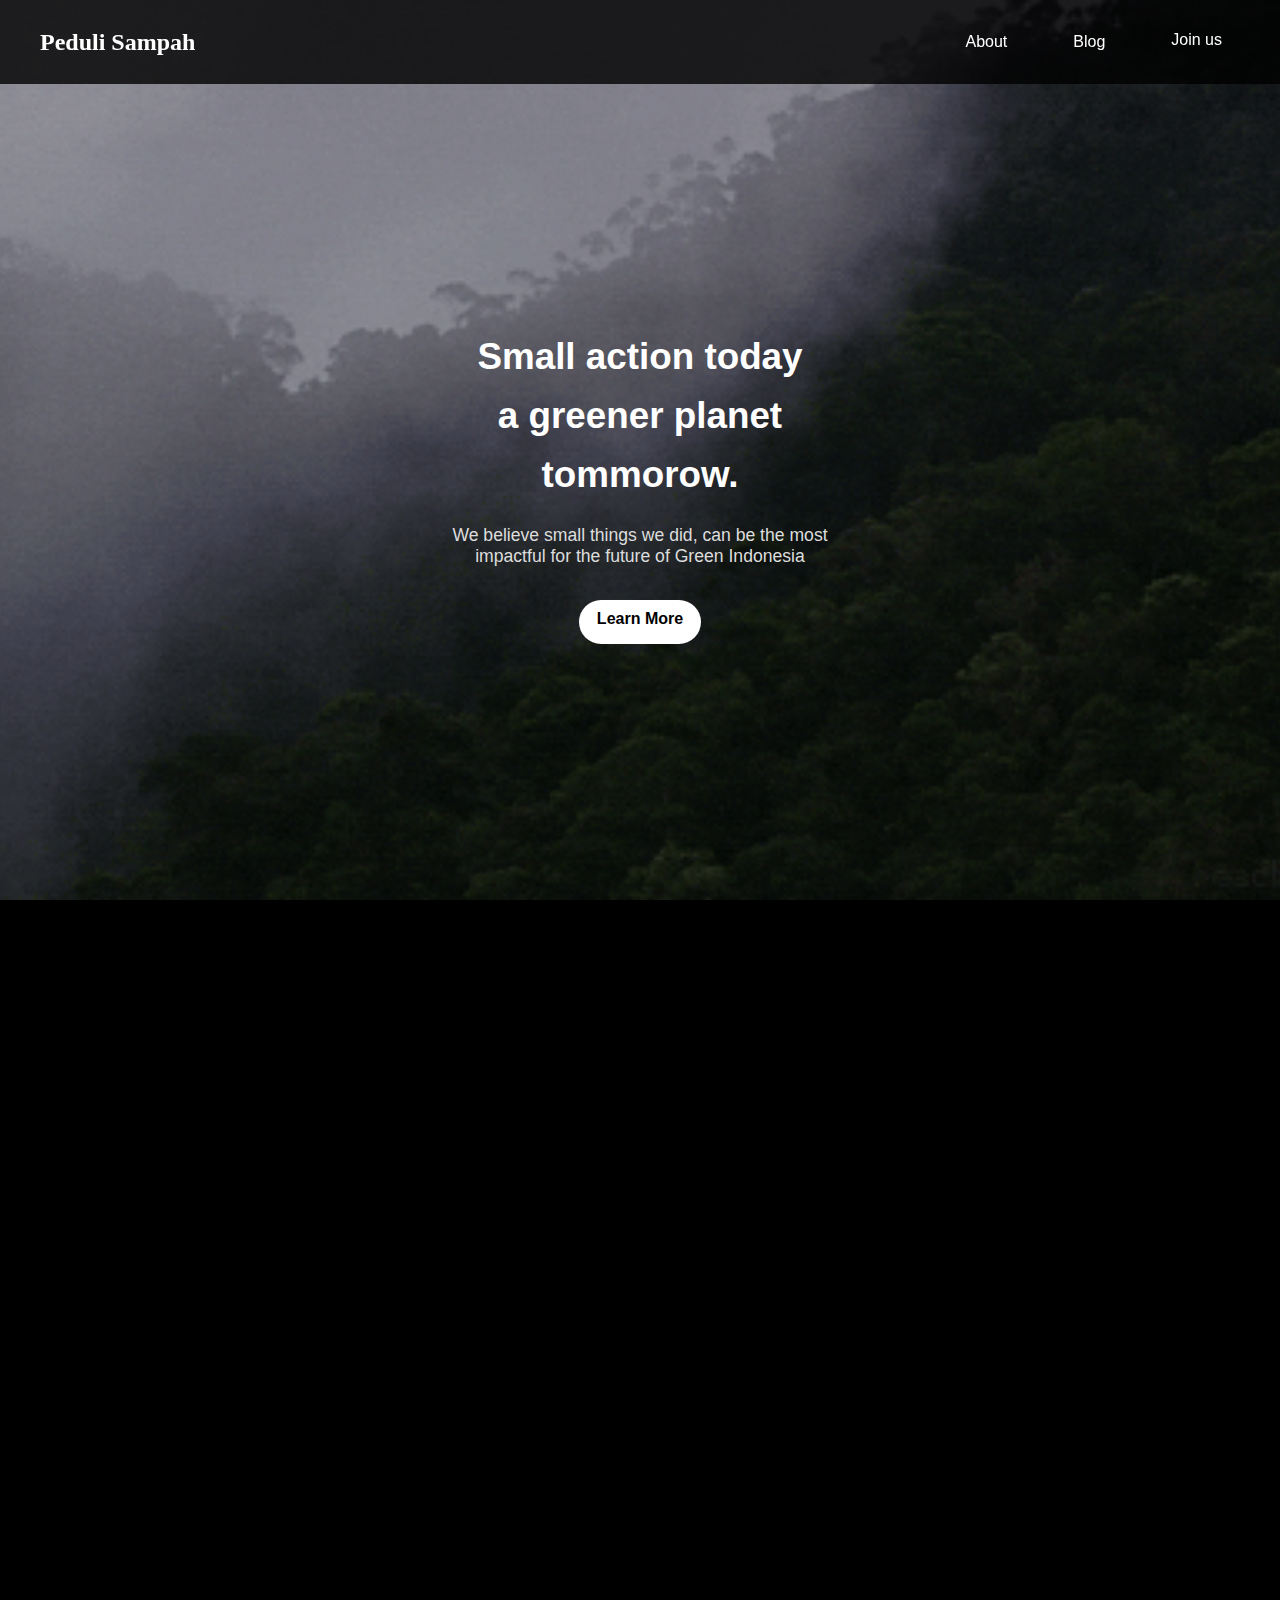
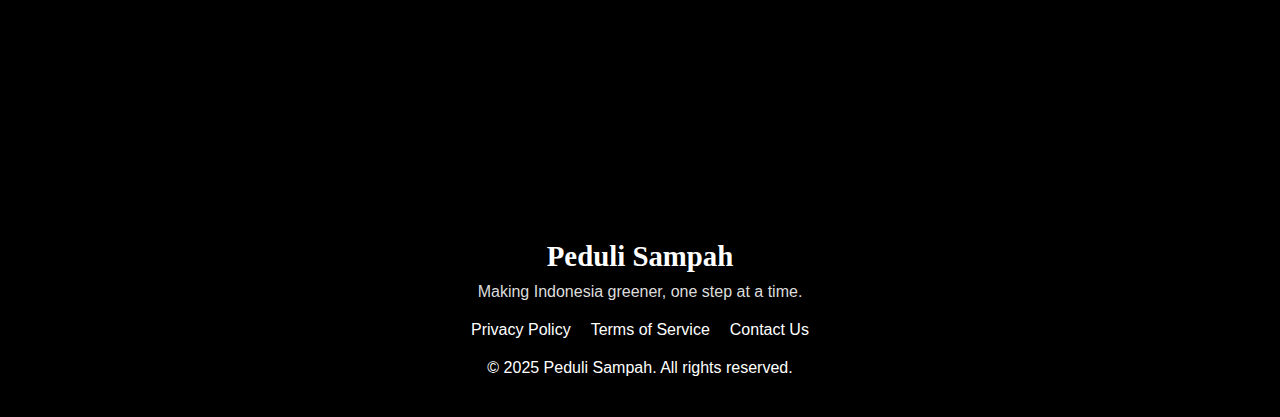
<file: index.html>
<!DOCTYPE html>
<html lang="id">
    <head>
        <meta charset="UTF-8">
        <meta name="viewport" content="width=device-width, intial-scale=1.0">
        <title>Peduli Sampah</title>
       
        <link rel="stylesheet" href="styles.css">
    </head>
    <body>
        <header class="navbar">
            <a href="index.html" class="logo">Peduli Sampah</a>
            <nav class="nav-links" id="navLinks">
                <a href="about.html">About</a>
                <a href="#">Blog</a>
                <a href="/peduli-sampah/project-folder/join-us.html" class="learn-more-btn">Join us</a>
            </nav>
            <button class="hamburger" id="hamburger" aria-label="Toggle navigation">
                <span></span>
                <span></span>
                <span></span>
            </button>
        </header>

        <section class="hero">
            <div class="overlay"></div>
            <div class="hero-text">
                <h1>Small action today<br>a greener planet<br>tommorow.</h1>
                <p>We believe small things we did, can be the most<br>impactful for the future of Green Indonesia</p>
                <a href="about.html" class="learn-more-btn">Learn More</a>
            </div>
        </section>

        <section class="content-section">
            <div class="content-index">
                <h1>See it, Grab it, Trash it.</h1>
                <p>We don't walk past it, if it's trash, it's gone.<br>PPM Peduli Sampah.<br>That's How we do it.</p>
                <a href="/peduli-sampah/project-folder/join-us.html" class="joinus-btn">Join Us</a>
            </div>
        </section>

        <footer class="footer">
            <div class="footer-content">
                <h2>Peduli Sampah</h2>
                <p>Making Indonesia greener, one step at a time.</p>
                <div class="footer-links">
                    <a href="#">Privacy Policy</a>
                    <a href="#">Terms of Service</a>
                    <a href="#">Contact Us</a>
                </div>
            </div>
            <div class="footer-botton">
                <p>&copy; 2025 Peduli Sampah. All rights reserved.</p>
            </div>
        </footer>
        <script src="script.js"></script>
    </body>
</html>
</file>
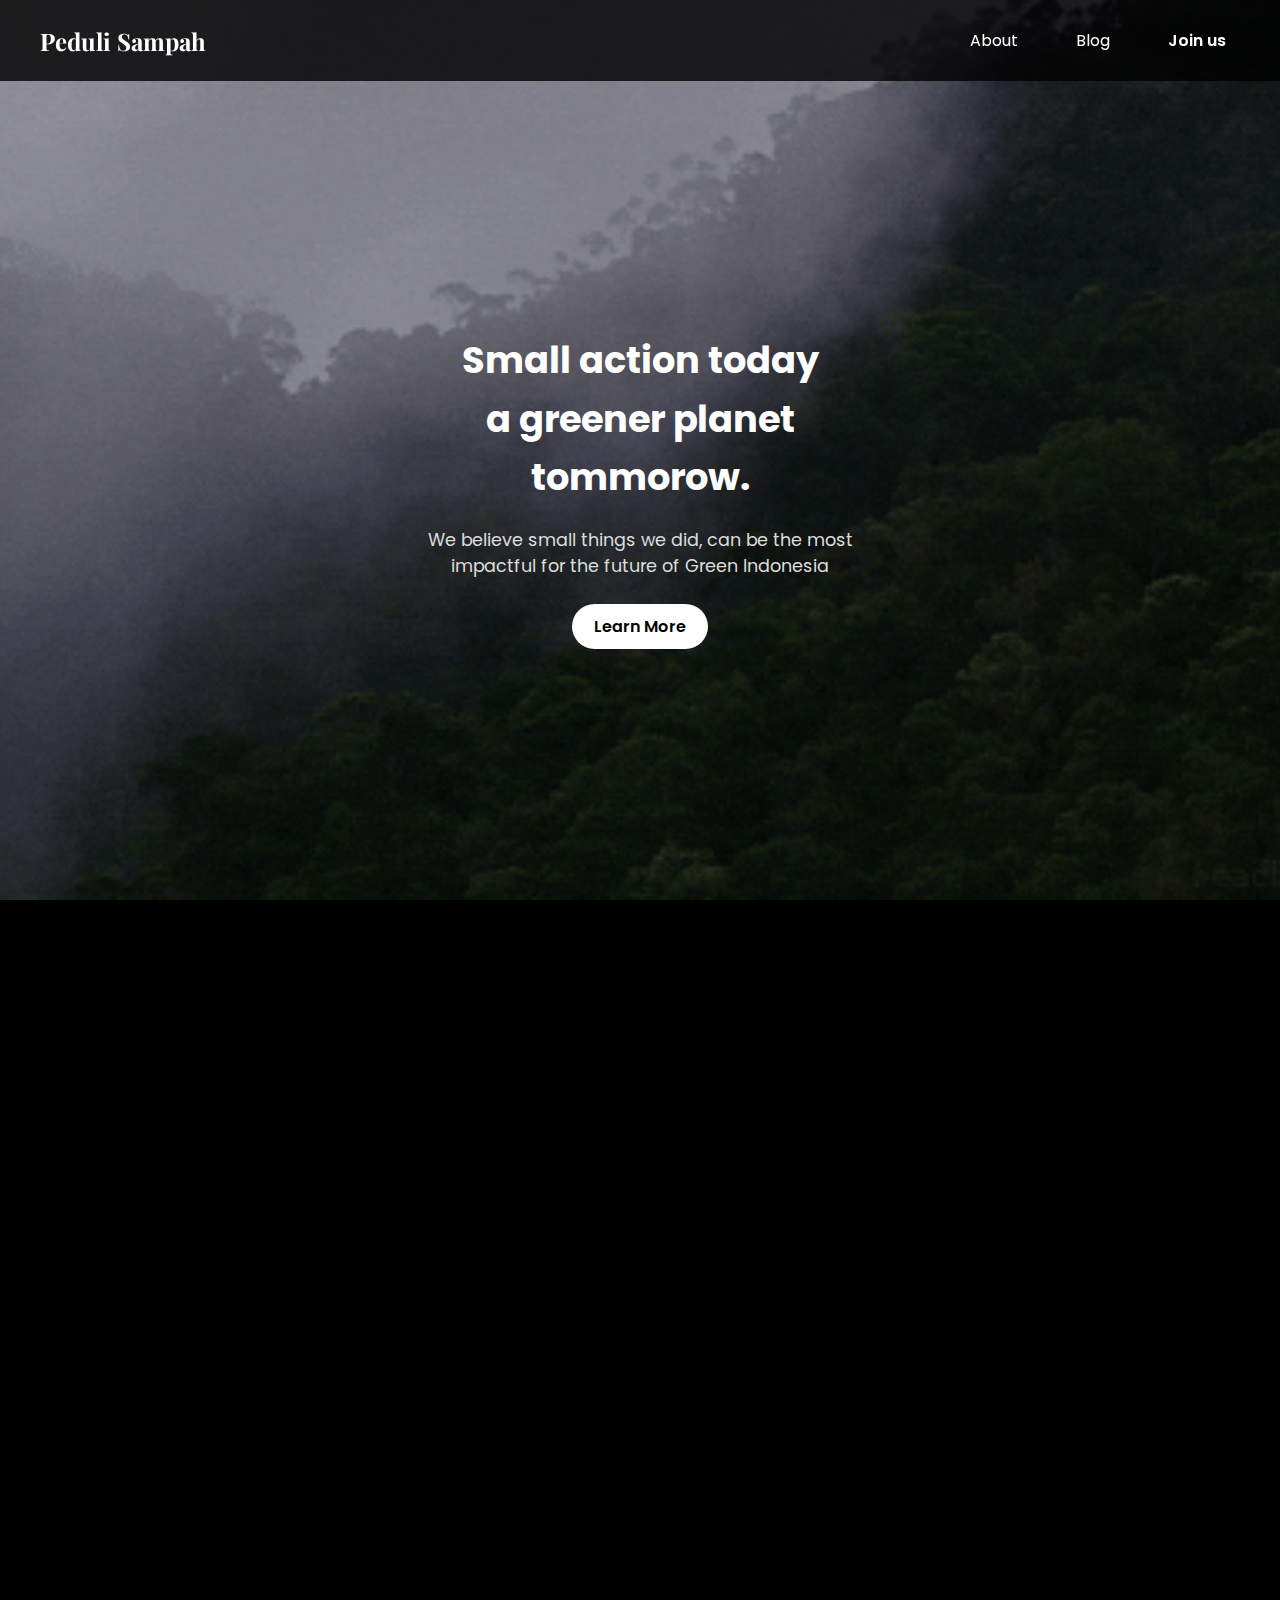
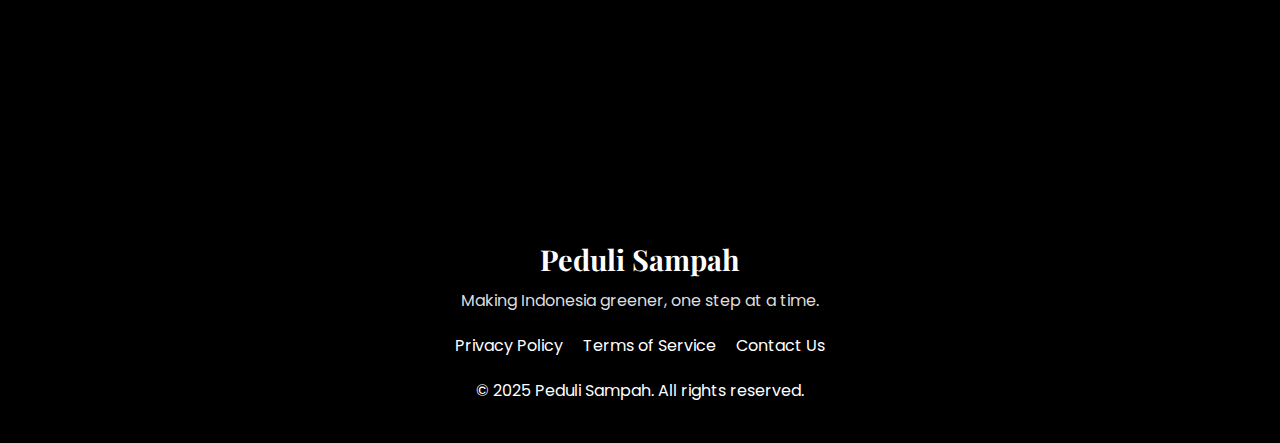
<file: peduli-sampah/index.html>
<!DOCTYPE html>
<html lang="id">
    <head>
        <meta charset="UTF-8">
        <meta name="viewport" content="width=device-width, intial-scale=1.0">
        <title>Peduli Sampah</title>
        <link href="https://fonts.googleapis.com/css2?family=Playfair+Display:wght@700&family=Poppins:wght@400;700&display=swap" rel="stylesheet">
        <link rel="stylesheet" href="styles.css">
    </head>
    <body>
        <header class="navbar">
            <a href="index.html" class="logo">Peduli Sampah</a>
            <nav class="nav-links">
                <a href="about.html">About</a>
                <a href="#">Blog</a>
                <a href="/peduli-sampah/project-folder/join-us.html" class="learn-more-btn">Join us</a>
            </nav>
        </header>

        <section class="hero">
            <div class="overlay"></div>
            <div class="hero-text">
                <h1>Small action today<br>a greener planet<br>tommorow.</h1>
                <p>We believe small things we did, can be the most<br>impactful for the future of Green Indonesia</p>
                <a href="about.html" class="learn-more-btn">Learn More</a>
            </div>
        </section>

        <section class="content-section">
            <div class="content-index">
                <h1>See it, Grab it, Trash it.</h1>
                <p>We don't walk past it, if it's trash, it's gone.<br>PPM Peduli Sampah.<br>That's How we do it.</p>
                <a href="/peduli-sampah/project-folder/join-us.html" class="joinus-btn">Join Us</a>
            </div>
        </section>

        <footer class="footer">
            <div class="footer-content">
                <h2>Peduli Sampah</h2>
                <p>Making Indonesia greener, one step at a time.</p>
                <div class="footer-links">
                    <a href="#">Privacy Policy</a>
                    <a href="#">Terms of Service</a>
                    <a href="#">Contact Us</a>
                </div>
            </div>
            <div class="footer-botton">
                <p>&copy; 2025 Peduli Sampah. All rights reserved.</p>
            </div>
        </footer>
        <script src="script.js"></script>
    </body>
</html>
</file>
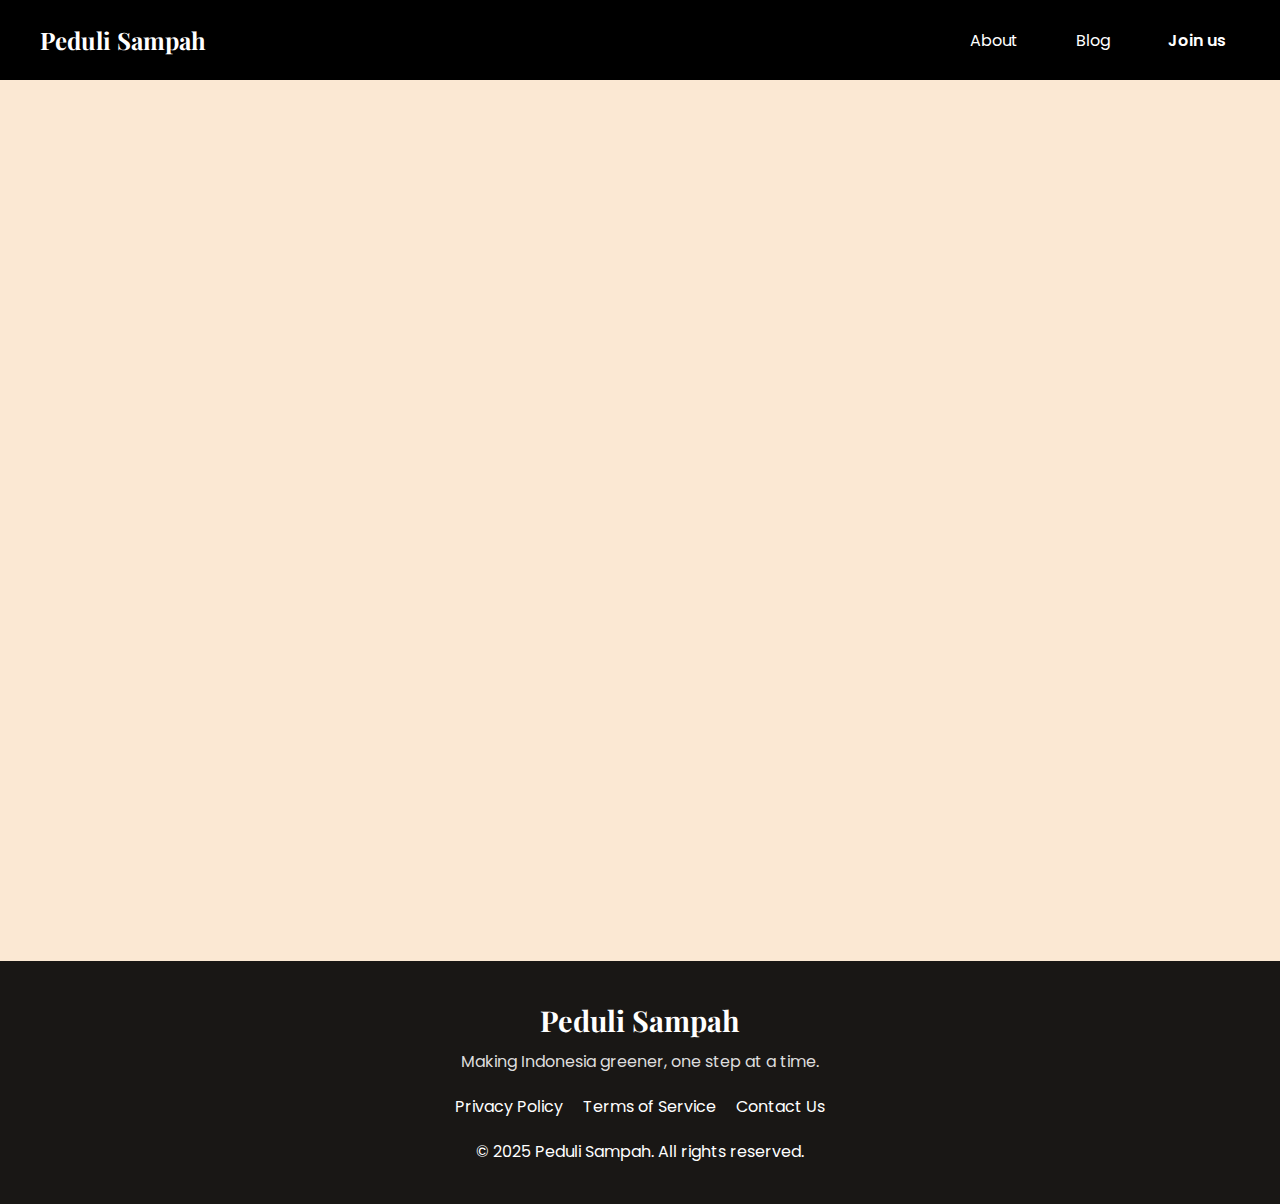
<file: project-folder/join-us-backup.html>
<!DOCTYPE html>
<html lang="id">
    <head>
        <meta charset="UTF-8">
        <meta name="viewport" content="width=device-width, intial-scale=1.0">
        <title>Peduli Sampah</title>
        <link href="https://fonts.googleapis.com/css2?family=Playfair+Display:wght@700&family=Poppins:wght@400;700&display=swap" rel="stylesheet">
        <link href="https://fonts.googleapis.com/css2?family=Cascadia+Code:ital,wght@0,200..700;1,200..700&family=Pacifico&display=swap" rel="stylesheet">
        <link rel="stylesheet" href="joinus-style.css">
        </head>
        <body>
            <header class="navbar">
                <a href="index.html" class="logo">Peduli Sampah</a>
                <nav class="nav-links">
                    <a href="#">About</a>
                    <a href="#">Blog</a>
                    <a href="join-us.html" class="learn-more-btn">Join us</a>
                </nav>
            </header>

            <section class="join-section">
                <h1>JOIN US!</h1>
                <p>Participate in our events to help making the small steps<br>for making the world a better place.</p>
                <h3><u>On Going Events:</u></h3>

                <div class="events-container">
                    <a href="#" class="event-card offline">
                        <div class="event-type">Offline</div>
                        <h2>A New Start: <br>Implementation</h2>
                        <p>Belajar untuk lebih peduli dengan lingkungan sekitar dengan transformasi yang dipersembahkan oleh tim Peduli Sampah.</p>
                        <div class="event-footer">
                            <p>Knowledge <strong>Growth</strong></p>
                            <p><strong>Easy</strong> Interaction</p>
                        </div>
                    </a>

                    <a href="#" class="event-card online">
                        <div class="event-type">Online</div>
                        <h2>Challenge:<br>Tumbler Day!</h2>
                        <p>Mengikuti gerakan anti-plastik, dan mulai beralih dengan menggunakan Tumbler konsisten setiap hari. Unggah perjalananmu dan dapatkan hadiah!.</p>
                        <div class="event-footer">
                            <p>Include <strong>Prizepool</strong></p>
                            <p><strong>Strong</strong> Commitment</p>
                        </div>
                    </a>
                </div>
            </section>
            <footer class="footer">
                <div class="footer-content">
                    <h2>Peduli Sampah</h2>
                    <p>Making Indonesia greener, one step at a time.</p>
                    <div class="footer-links">
                        <a href="#">Privacy Policy</a>
                        <a href="#">Terms of Service</a>
                        <a href="#">Contact Us</a>
                    </div>
                </div>
                <div class="footer-botton">
                    <p>&copy; 2025 Peduli Sampah. All rights reserved.</p>
                </div>
            </footer>

            <script src=""></script>
        </body>
</html>
</file>
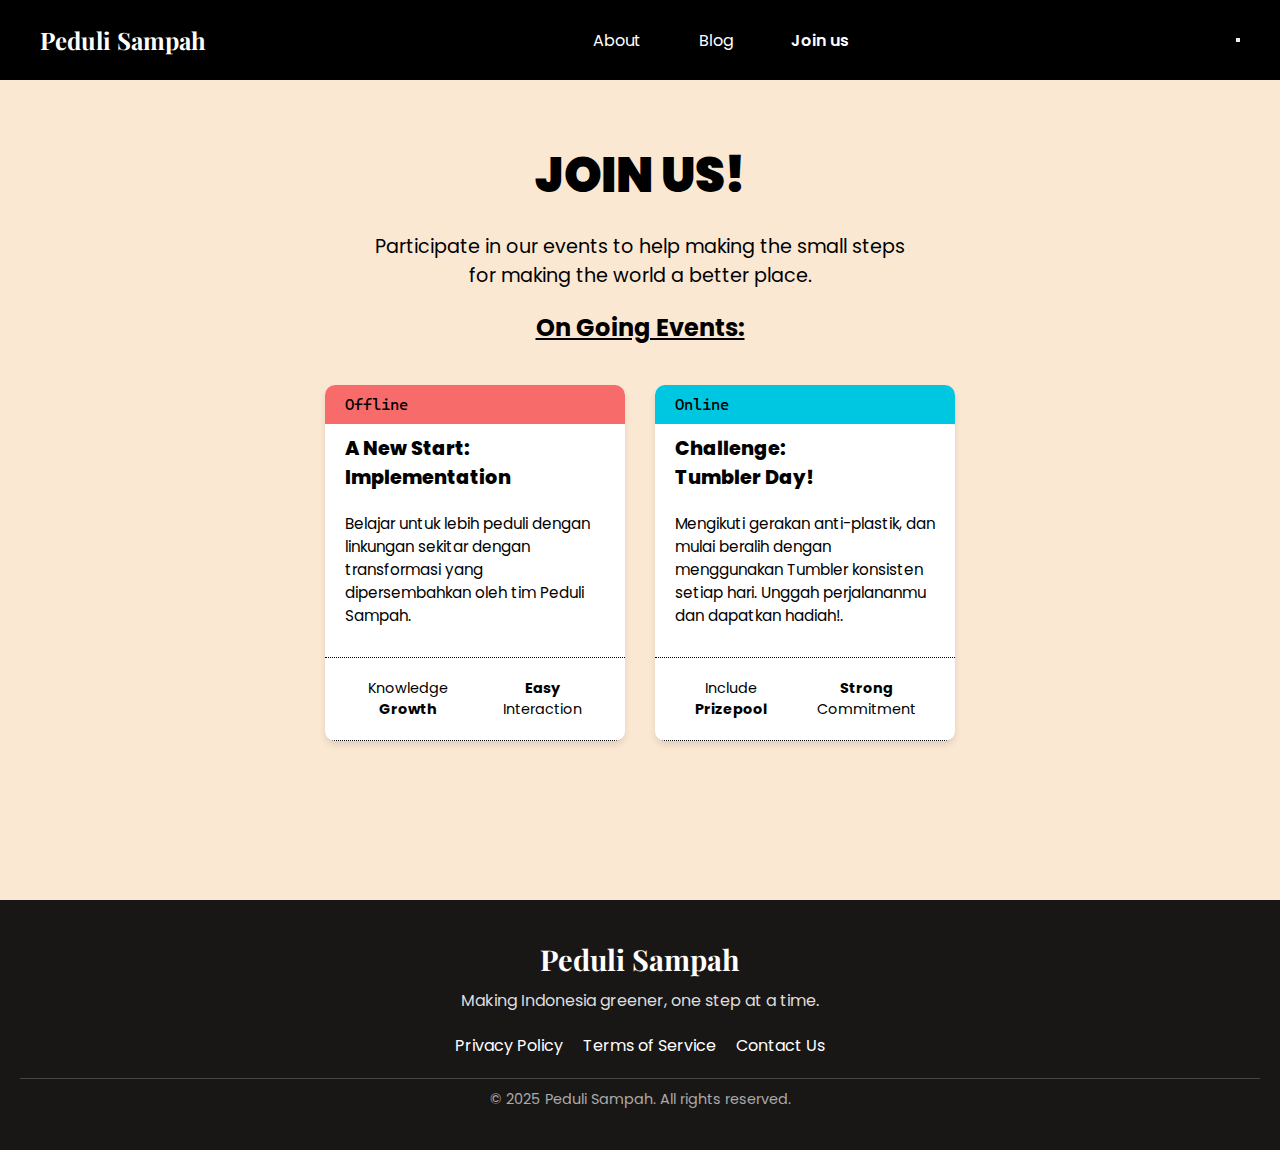
<file: project-folder/join-us.html>
<!DOCTYPE html>
<html lang="id">
    <head>
        <meta charset="UTF-8">
        <meta name="viewport" content="width=device-width, intial-scale=1.0">
        <title>Peduli Sampah</title>
        <link href="https://fonts.googleapis.com/css2?family=Playfair+Display:wght@700&family=Poppins:wght@400;700&display=swap" rel="stylesheet">
        <link href="https://fonts.googleapis.com/css2?family=Cascadia+Code:ital,wght@0,200..700;1,200..700&family=Pacifico&display=swap" rel="stylesheet">
        <link rel="stylesheet" href="joinus-style.css">
    </head>
    <body>
        <header class="navbar">
            <a href="../index.html" class="logo">Peduli Sampah</a>
            <nav class="nav-links" id="navLinks">
                <a href="../about.html">About</a>
                <a href="#">Blog</a>
                <a href="join-us.html" class="learn-more-btn">Join us</a>
            </nav>
            <button class="hamburger" id="hamburger" aria-label="Toggle navigation">
                <span></span>
                <span></span>
                <span></span>
            </button>
        </header>
        
        <section class="join-section">
            <h1>JOIN US!</h1>
            <p>Participate in our events to help making the small steps<br>for making the world a better place.</p>
            <h2><u>On Going Events:</u></h2>
            <div class="events-container card-container"></div>
        </section>

        <footer class="footer">
            <div class="footer-content">
                <h2>Peduli Sampah</h2>
                <p>Making Indonesia greener, one step at a time.</p>
                <div class="footer-links">
                    <a href="#">Privacy Policy</a>
                    <a href="#">Terms of Service</a>
                    <a href="#">Contact Us</a>
                </div>
            </div>
            <div class="footer-bottom">
                <p>&copy; 2025 Peduli Sampah. All rights reserved.</p>
            </div>
        </footer>
        <script src="load-events.js"></script>
        <script src="join-script.js"></script>
    </body>
</html>
</file>
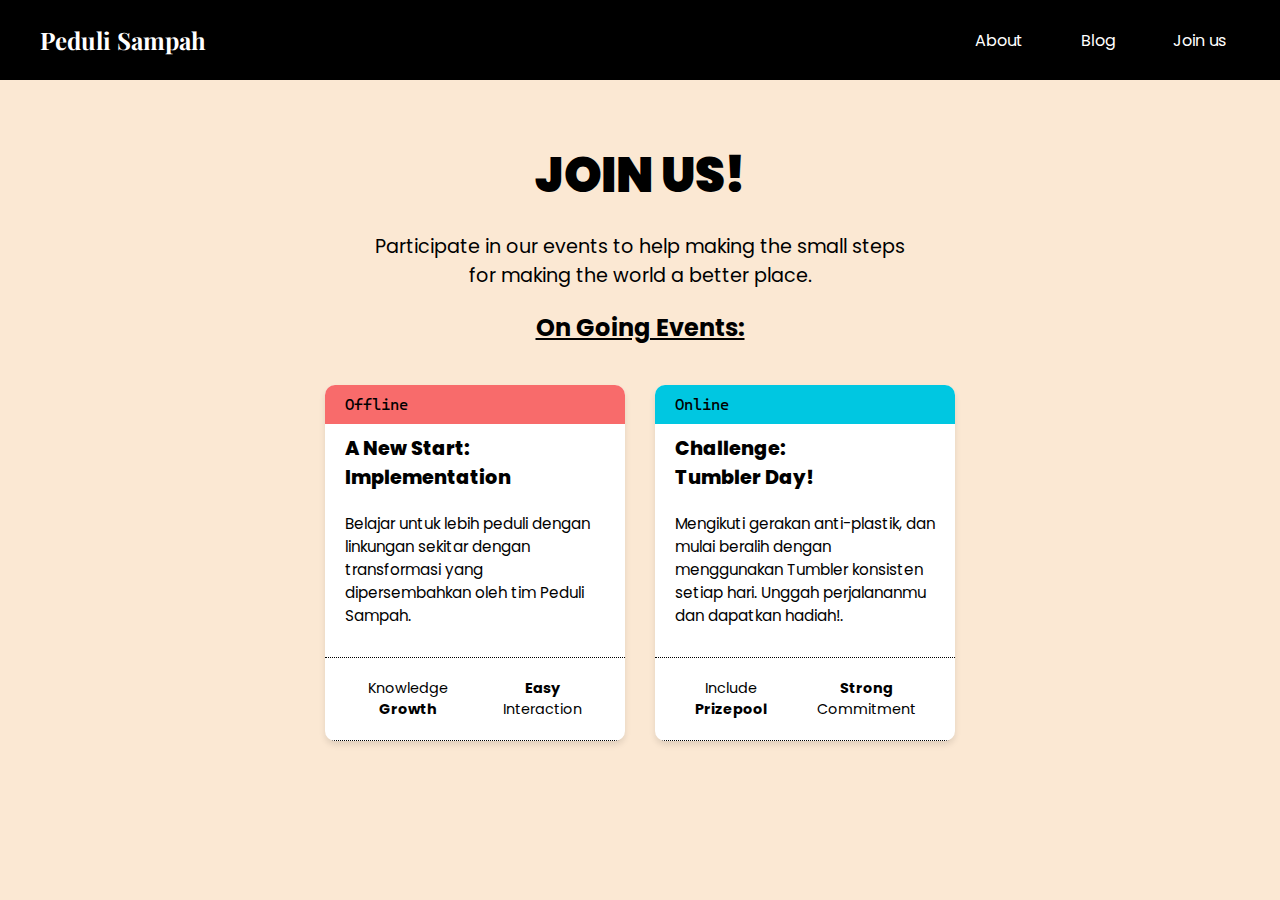
<file: peduli-sampah/project-folder/join-us.html>
<!DOCTYPE html>
<html lang="id">
    <head>
        <meta charset="UTF-8">
        <meta name="viewport" content="width=device-width, intial-scale=1.0">
        <title>Peduli Sampah</title>
        <title>Join Us</title>
        <link href="https://fonts.googleapis.com/css2?family=Playfair+Display:wght@700&family=Poppins:wght@400;700&display=swap" rel="stylesheet">
        <link href="https://fonts.googleapis.com/css2?family=Cascadia+Code:ital,wght@0,200..700;1,200..700&family=Pacifico&display=swap" rel="stylesheet">
        <link rel="stylesheet" href="joinus-style.css">
        </head>

    <body>
        <nav class="navbar">
            <a href="../index.html" class="logo">Peduli Sampah</a>
            <div class="nav-links">
                <a href="../about.html">About</a>
                <a href="#">Blog</a>
                <a href="join-us.html" class="join-btn">Join us</a>
            </div>
        </nav>
        
        <section class="join-section">
            <h1>JOIN US!</h1>
            <p>Participate in our events to help making the small steps<br>for making the world a better place.</p>
            <h2><u>On Going Events:</u></h2>
            <div class="events-container card-container"></div>
        </section>

        <script src="load-events.js"></script>
        <script src="join-script.js"></script>
    </body>
</html>
</file>
<file: styles.css>
* {
   margin: 0;
   padding: 0;
   box-sizing: border-box;
}

body {
    background-color: #000;
    color: white;
    font-family: 'Poppins', sans-serif;
}

.navbar {
    width: 100%;
    padding: 20px 40px;
    background-color: rgba(0, 0, 0, 0.8);
    display: flex;
    justify-content: space-between;
    align-items: center;
    position: fixed;
    top: 0;
    z-index: 1000;
}

.logo {
    font-family: 'Playfair Display', serif;
    font-size: 1.5rem;
    font-weight: bold;
    text-decoration: none;
    color: white;
}

/* --- Desktop nav links --- */
.nav-links {
    display: flex;
    gap: 30px;
    align-items: center; /* Ensure vertical centering with logo */
}

.nav-links a {
    color: white;
    text-decoration: none;
    font-family: 'Poppins', sans-serif;
    font-size: 1rem;
    border: none;
    background: none;
    padding: 8px 18px; /* Slightly more horizontal padding for balance */
    cursor: pointer;
    border-radius: 20px; /* Rounded for all links */
    transition: background 0.2s, color 0.2s;
    display: inline-block;
    margin: 0;
    line-height: 1.5;
    font-weight: 500;
}

.nav-links a:hover,
.nav-links a:focus {
    background: rgba(255,255,255,0.08);
    color: #fff;
    outline: none;
}

.hero {
    position: relative;
    height: 100vh;
    background: url('source/mainbg.gif') center/cover no-repeat;
    display: flex;
    justify-content: center;
    align-items: center;
    text-align: center;
    padding-top: 80px;
    overflow: hidden;
    opacity: 0; 
    transform: translateY(50px); 
    transition: opacity 1s ease, transform 1s ease; 
}

.hero.visible {
    opacity: 1; /* Fully visible */
    transform: translateY(0); /* Reset position */
}

.hero .overlay {
    position: absolute;
    width: 100%;
    height: 100%;
    background: rgba(0, 0, 0, 0.4);
    top: 0;
    left: 0;
    z-index: 1;
}

.hero-text {
    z-index: 2;
}

.hero-text h1 {
    font-size: 2.3rem;
    font-weight: 700;
    color: white;
    line-height: 1.6;
    font-family: 'Poppins', sans-serif;
}

.hero-text p {
    font-family: 'Poppins', sans-serif;
    font-size: 1.1rem;
    font-weight: 400;
    color: #dddddd;
    margin-top: 20px;
    margin-bottom: 25px;
}

.learn-more-btn {
    display: inline-block;
    background-color: white;
    color: black;
    font-family: 'Poppins', sans-serif;
    font-weight: 600;
    padding: 10px 22px;
    border-radius: 30px;
    text-decoration: none;
    z-index: 1001;
    position: relative;
}

.bridge {
    position: relative;
    height: 100px;
    overflow: hidden;
    z-index: 2;
    background: inherit; /* Inherit the background from the .hero */
}

.bridge::before {
    content: '';
    position: absolute;
    top: 0;
    left: 0;
    width: 100%;
    height: 100%;
    background: inherit; /* Inherit the background from the .hero */
    filter: blur(20px); /* Apply a stronger blur effect */
    transform: scale(1.1); /* Slightly enlarge the blurred background */
    z-index: -1;
}

.content-section {
    position: relative;
    height: 100vh;
    background: url('source/mainbg_sec.png') center/cover no-repeat;
    display: flex;
    justify-content: center;
    align-items: center;
    text-align: center;
    padding-top: 80px;
    overflow: hidden;
    opacity: 0; /* Initially hidden */
    transform: translateY(50px); /* Slightly shifted down */
    transition: opacity 1s ease, transform 1s ease; /* Smooth fade-in and slide-up */
}

.content-section.visible {
    opacity: 1; /* Fully visible */
    transform: translateY(0); /* Reset position */
}

.content-index h1 {
    font-size: 2.3rem;
    font-weight: 700;
    color: white;
    line-height: 1.6;
    font-family: 'Playfair Display', serif;
}

.content-index p {
    font-family: 'Poppins', sans-serif;
    font-size: 1.1rem;
    font-weight: 400;
    color: #dddddd;
    margin-top: 20px;
    margin-bottom: 25px;
}

.joinus-btn {
    display: inline-block;
    background-color: white;
    color: black;
    font-family: 'Poppins', sans-serif;
    font-weight: 600;
    padding: 10px 22px;
    border-radius: 30px;
    text-decoration: none;
    z-index: 1002;
    position: relative;
}

.footer {
    background-color: rgba(0, 0, 0, 0.9);
    color: white;
    text-align: center;
    padding: 40px 20px;
    font-family: 'Poppins', sans-serif;
}

.footer-content h2 {
    font-size: 1.8rem;
    font-weight: 700;
    margin-bottom: 10px;
    font-family: 'Playfair Display', serif;
}

.footer-content p {
    font-size: 1rem;
    font-weight: 400;
    color: #dddddd;
    margin-bottom: 20px;
}

.footer-links {
    display: flex;
    justify-content: center;
    gap: 20px;
    margin-bottom: 20px;
}

.footer-links a {
    color: white;
    text-decoration: none;
    font-size: 1rem;
    font-weight: 400;
    transition: color 0.3s ease;
}

.footer-links a:hover {
    color: #dddddd;
}

.footer-bottom {
    border-top: 1px solid rgba(255, 255, 255, 0.2);
    padding-top: 10px;
    font-size: 0.9rem;
    color: #aaaaaa;
}

/* Hamburger styles */
.hamburger {
    display: none;
    flex-direction: column;
    justify-content: center;
    align-items: center;
    width: 48px;
    height: 48px;
    padding: 8px;
    background: none;
    border: none;
    cursor: pointer;
    z-index: 1100;
}
.hamburger span {
    display: block;
    width: 28px;
    height: 3px;
    margin: 5px 0;
    background: white;
    border-radius: 2px;
    transition: 0.3s;
}

/* Responsive styles */
@media (max-width: 900px) {
    .navbar {
        padding: 15px 10px;
    }
    .logo {
        font-size: 1.1rem;
    }
    .nav-links {
        position: fixed;
        top: 0;
        right: -100vw;
        height: 100vh;
        width: 70vw;
        background: rgba(0,0,0,0.97);
        flex-direction: column;
        align-items: flex-start;
        justify-content: flex-start;
        gap: 0;
        padding: 80px 30px 30px 30px;
        transition: right 0.3s;
        z-index: 1050;
    }
    .nav-links.open {
        right: 0;
    }
    .nav-links a {
        width: 100%;
        padding: 18px 0;
        font-size: 1.1rem;
        border-bottom: 1px solid rgba(255,255,255,0.08);
        border-radius: 0;
        text-align: left;
    }
    .learn-more-btn {
        margin-top: 20px;
        width: 100%;
        text-align: left;
    }
    .hamburger {
        display: flex;
    }
    body.menu-open {
        overflow: hidden;
    }
}

/* General mobile optimization */
@media (max-width: 760px) {
    .navbar {
        flex-direction: row;
        align-items: center;
        height: 60px;
    }
    .logo {
        font-size: 1rem;
        padding: 0;
    }
    .nav-links {
        width: 80vw;
        min-width: 180px;
        padding-top: 60px;
    }
    .nav-links a {
        width: 100%;
        padding: 14px 0;
        font-size: 1rem;
        box-sizing: border-box;
        text-align: left;
        border-radius: 0;
        margin: 0;
        display: block;
    }
    /* More specific: only target .learn-more-btn and .joinus-btn that are inside .nav-links */
    .nav-links .learn-more-btn,
    .nav-links .joinus-btn {
        width: auto;
        max-width: 250px;
        margin-left: auto;
        margin-right: auto;
        display: block;
        text-align: center;
        background: #fff;
        color: #111;
        border-radius: 20px;
        font-weight: 600;
        padding: 10px 22px;
    }
    /* For hero/content buttons: */
    .hero-text .learn-more-btn,
    .content-index .joinus-btn {
        width: auto;
        max-width: 250px;
        margin-left: auto;
        margin-right: auto;
        display: block;
        text-align: center;
        background: #fff;
        color: #111;
        border-radius: 20px;
        font-weight: 600;
        padding: 10px 22px;
    }
    .hero-text {
        padding: 0 10px;
    }
    .hero-text h1,
    .content-index h1 {
        font-size: 1.1rem;
        line-height: 1.3;
    }
    .hero-text p,
    .content-index p {
        font-size: 0.95rem;
        margin: 12px 0 18px 0;
    }
    .content-section {
        padding: 30px 0 0 0;
    }
    .content-index {
        padding: 0 10px;
    }
    .footer-content {
        display: flex;
        flex-direction: column;
        align-items: flex-start;
        text-align: left;
        gap: 8px;
    }
    .footer-links {
        width: 100%;
        padding: 0;
        flex-direction: column;
        gap: 6px;
        align-items: flex-start;
    }
    .footer-links a {
        padding: 10px 0;
        border: none;
    }
    .footer-bottom {
        font-size: 0.8rem;
        padding-top: 8px;
    }
}

/* Make sure buttons are always touch-friendly */
.learn-more-btn,
.joinus-btn {
    min-height: 44px;
    min-width: 44px;
    font-size: 1rem;
    padding: 10px 18px;
    border-radius: 22px;
    margin: 8px 0;
    box-sizing: border-box;
}
</file>
<file: peduli-sampah/styles.css>
* {
   margin: 0;
   padding: 0;
   box-sizing: border-box;
}

body {
    background-color: #000;
    color: white;
    font-family: 'Poppins', sans-serif;
}

.navbar {
    width: 100%;
    padding: 20px 40px;
    background-color: rgba(0, 0, 0, 0.8);
    display: flex;
    justify-content: space-between;
    align-items: center;
    position: fixed;
    top: 0;
    z-index: 1000;
}

.logo {
    font-family: 'Playfair Display', serif;
    font-size: 1.5rem;
    font-weight: bold;
    text-decoration: none;
    color: white;
}

.nav-links {
    display: flex;
    gap: 30px;
}

.nav-links a {
    color: white;
    text-decoration: none;
    font-family: 'Poppins', sans-serif;
    font-size: 1rem;
    border: none;
    background: none;
    padding: 8px 14px;
    cursor: pointer;
}

.nav-links a:hover {
    color: white;
}

.hero {
    position: relative;
    height: 100vh;
    background: url('source/mainbg.gif') center/cover no-repeat;
    display: flex;
    justify-content: center;
    align-items: center;
    text-align: center;
    padding-top: 80px;
    overflow: hidden;
    opacity: 0; 
    transform: translateY(50px); 
    transition: opacity 1s ease, transform 1s ease; 
}

.hero.visible {
    opacity: 1; /* Fully visible */
    transform: translateY(0); /* Reset position */
}

.hero .overlay {
    position: absolute;
    width: 100%;
    height: 100%;
    background: rgba(0, 0, 0, 0.4);
    top: 0;
    left: 0;
    z-index: 1;
}

.hero-text {
    z-index: 2;
}

.hero-text h1 {
    font-size: 2.3rem;
    font-weight: 700;
    color: white;
    line-height: 1.6;
    font-family: 'Poppins', sans-serif;
}

.hero-text p {
    font-family: 'Poppins', sans-serif;
    font-size: 1.1rem;
    font-weight: 400;
    color: #dddddd;
    margin-top: 20px;
    margin-bottom: 25px;
}

.learn-more-btn {
    display: inline-block;
    background-color: white;
    color: black;
    font-family: 'Poppins', sans-serif;
    font-weight: 600;
    padding: 10px 22px;
    border-radius: 30px;
    text-decoration: none;
    z-index: 1001;
    position: relative;
}

.bridge {
    position: relative;
    height: 100px;
    overflow: hidden;
    z-index: 2;
    background: inherit; /* Inherit the background from the .hero */
}

.bridge::before {
    content: '';
    position: absolute;
    top: 0;
    left: 0;
    width: 100%;
    height: 100%;
    background: inherit; /* Inherit the background from the .hero */
    filter: blur(20px); /* Apply a stronger blur effect */
    transform: scale(1.1); /* Slightly enlarge the blurred background */
    z-index: -1;
}

.content-section {
    position: relative;
    height: 100vh;
    background: url('source/mainbg_sec.png') center/cover no-repeat;
    display: flex;
    justify-content: center;
    align-items: center;
    text-align: center;
    padding-top: 80px;
    overflow: hidden;
    opacity: 0; /* Initially hidden */
    transform: translateY(50px); /* Slightly shifted down */
    transition: opacity 1s ease, transform 1s ease; /* Smooth fade-in and slide-up */
}

.content-section.visible {
    opacity: 1; /* Fully visible */
    transform: translateY(0); /* Reset position */
}

.content-index h1 {
    font-size: 2.3rem;
    font-weight: 700;
    color: white;
    line-height: 1.6;
    font-family: 'Playfair Display', sans-serif;
}

.content-index p {
    font-family: 'Poppins', sans-serif;
    font-size: 1.1rem;
    font-weight: 400;
    color: #dddddd;
    margin-top: 20px;
    margin-bottom: 25px;
}

.joinus-btn {
    display: inline-block;
    background-color: white;
    color: black;
    font-family: 'Poppins', sans-serif;
    font-weight: 600;
    padding: 10px 22px;
    border-radius: 30px;
    text-decoration: none;
    z-index: 1002;
    position: relative;
}

.footer {
    background-color: rgba(0, 0, 0, 0.9);
    color: white;
    text-align: center;
    padding: 40px 20px;
    font-family: 'Poppins', sans-serif;
}

.footer-content h2 {
    font-size: 1.8rem;
    font-weight: 700;
    margin-bottom: 10px;
    font-family: 'Playfair Display', serif;
}

.footer-content p {
    font-size: 1rem;
    font-weight: 400;
    color: #dddddd;
    margin-bottom: 20px;
}

.footer-links {
    display: flex;
    justify-content: center;
    gap: 20px;
    margin-bottom: 20px;
}

.footer-links a {
    color: white;
    text-decoration: none;
    font-size: 1rem;
    font-weight: 400;
    transition: color 0.3s ease;
}

.footer-links a:hover {
    color: #dddddd;
}

.footer-bottom {
    border-top: 1px solid rgba(255, 255, 255, 0.2);
    padding-top: 10px;
    font-size: 0.9rem;
    color: #aaaaaa;
}
@media (max-width: 760px) {
    .hero-text h1 {
        font-size: 2rem;
    }

    .nav-links {
        flex-direction: column;
        gap: 15px;
    }
}
</file>
<file: project-folder/joinus-style.css>
/* RESET */
* {
    margin: 0;
    padding: 0;
    box-sizing: border-box;
}

/* GLOBAL */
body {
    background-color: #FBE8D3; /* background warna yang kamu pakai */
    font-family: 'Poppins', sans-serif;
    color: black;
}

.join-section {
    padding-top: 140px;
    padding-bottom: 100px;
    padding-left: 20px;
    padding-right: 20px;
    text-align: center;
    min-height: 100vh;
    display: flex;
    flex-direction: column;
    justify-content: flex-start;   /* <-- changed from center */
    align-items: center;
    opacity: 0;
    transform: translateY(50px);
    transition: opacity 1s ease, transform 1s ease;
    width: 100%;
    box-sizing: border-box;
}

.join-btn {
    display: inline-block;
    background-color: white;
    color: black;
    font-family: 'Poppins', sans-serif;
    font-weight: 600;
    padding: 10px 22px;
    border-radius: 30px;
    text-decoration: none;
    z-index: 1001;
    position: relative;
}

.join-section.visible {
    opacity: 1;
    transform: translateY(0);
}

.join-section h1 {
    font-size: 3rem;
    font-weight: 900;
    margin-bottom: 20px;
    font-family: 'Poppins', sans-serif;
}

.join-section p {
    font-size: 1.2rem;
    margin-bottom: 20px;
}

.join-section h3 {
    margin-top: 30px;
    margin-bottom: 40px;
    font-size: 1.5rem;
}

/* NAVBAR */
.navbar {
    height: 80px;
    width: 100%;
    padding: 20px 40px;
    background-color: black;
    display: flex;
    justify-content: space-between;
    align-items: center;
    position: fixed;
    top: 0;
    z-index: 1000;
}

.logo {
    font-family: 'Playfair Display', serif;
    font-size: 1.5rem;
    font-weight: bold;
    text-decoration: none;
    color: white;
}

.nav-links {
    display: flex;
    gap: 30px;
}

.nav-links a {
    color: white;
    text-decoration: none;
    font-size: 1rem;
    padding: 8px 14px;
    font-family: 'Poppins', sans-serif;
    background: none;
    cursor: pointer;
    border: none;
}

.nav-links a:hover {
    color: white;
}

.learn-more-btn {
    display: inline-block;
    background-color: white;
    color: black;
    font-family: 'Poppins', sans-serif;
    font-weight: 600;
    padding: 10px 22px;
    border-radius: 30px;
    text-decoration: none;
    z-index: 1001;
    position: relative;
}

/* EVENTS CARD */
.events-container {
    display: flex;
    flex-wrap: wrap;
    justify-content: center;
    align-items: stretch;   /* <-- Make all cards the same height */
    gap: 30px;
    margin-bottom: 50px;
    width: 100%;
    max-width: 1200px; /* Optional: limit max width for aesthetics */
    margin-top: 40px;
}

.event-card {
    width: 300px;
    background-color: white;
    border-radius: 10px;
    text-align: left;
    text-decoration: none;
    color: black;
    box-shadow: 0 4px 6px rgba(0, 0, 0, 0.1);
    overflow: hidden;
    transition: transform 0.3s ease, box-shadow 0.3s ease;
    position: relative;
    display: flex;
    flex-direction: column;
    justify-content: space-between;
    /* Remove align-self if present, let flexbox stretch by default */
    /* align-self: stretch; */
}

.event-card:hover {
    transform: scale(1.03); /* Only scale */
    box-shadow: 0 10px 15px rgba(0, 0, 0, 0.2);
}

.event-type {
    font-family: 'Cascadia Code', monospace;
    padding: 10px 20px;
    font-size: 1rem;
}

.event-card h2 {
    font-size: 1.2rem;
    font-weight: 800;
    padding: 0 20px;
    margin-top: 10px;
    margin-bottom: 10px;
}

.event-card p {
    font-size: 0.95rem;
    padding: 10px 20px;
    margin-bottom: 10px;
}

.event-footer {
    border-top: 1px dotted black;
    margin-top: 10px;
    padding: 10px 20px;
    border-bottom: 1px dotted black;
    display: flex;
    justify-content: space-between;
    gap: 10px;
}

.event-footer p {
    font-size: 0.9rem;
    margin: 0;
    flex: 1;
    text-align: center;
}

/* DIFFERENT COLOR TYPE */
.offline .event-type {
    background-color: #F86B6B; /* merah untuk offline */
    color: black;
}

.online .event-type {
    background-color: #00C7E1; /* biru untuk online */
    color: black;
}

/* FOOTER */
.footer {
    background-color: rgba(0, 0, 0, 0.9);
    color: white;
    text-align: center;
    padding: 40px 20px;
    font-family: 'Poppins', sans-serif;
}

.footer-content h2 {
    font-size: 1.8rem;
    font-weight: 700;
    margin-bottom: 10px;
    font-family: 'Playfair Display', serif;
}

.footer-content p {
    font-size: 1rem;
    font-weight: 400;
    color: #dddddd;
    margin-bottom: 20px;
}

.footer-links {
    display: flex;
    justify-content: center;
    gap: 20px;
    margin-bottom: 20px;
}

.footer-links a {
    color: white;
    text-decoration: none;
    font-size: 1rem;
    font-weight: 400;
    transition: color 0.3s ease;
}

.footer-links a:hover {
    color: #dddddd;
}

.footer-bottom {
    border-top: 1px solid rgba(255, 255, 255, 0.2);
    padding-top: 10px;
    font-size: 0.9rem;
    color: #aaaaaa;
}

/* RESPONSIVE */
@media (max-width: 760px) {
    .events-container {
        flex-direction: column;
        align-items: center;
    }
}
</file>
<file: peduli-sampah/project-folder/joinus-style.css>
/* RESET */
* {
    margin: 0;
    padding: 0;
    box-sizing: border-box;
}

/* GLOBAL */
body {
    background-color: #FBE8D3; /* background warna yang kamu pakai */
    font-family: 'Poppins', sans-serif;
    color: black;
}

.join-section {
    padding-top: 140px;
    padding-bottom: 100px;
    padding-left: 20px;
    padding-right: 20px;
    text-align: center;
    min-height: 100vh;
    display: flex;
    flex-direction: column;
    justify-content: flex-start;   /* <-- changed from center */
    align-items: center;
    opacity: 0;
    transform: translateY(50px);
    transition: opacity 1s ease, transform 1s ease;
    width: 100%;
    box-sizing: border-box;
}

.join-section.visible {
    opacity: 1;
    transform: translateY(0);
}

.join-section h1 {
    font-size: 3rem;
    font-weight: 900;
    margin-bottom: 20px;
    font-family: 'Poppins', sans-serif;
}

.join-section p {
    font-size: 1.2rem;
    margin-bottom: 20px;
}

.join-section h3 {
    margin-top: 30px;
    margin-bottom: 40px;
    font-size: 1.5rem;
}

/* NAVBAR */
.navbar {
    height: 80px;
    width: 100%;
    padding: 20px 40px;
    background-color: black;
    display: flex;
    justify-content: space-between;
    align-items: center;
    position: fixed;
    top: 0;
    z-index: 1000;
}

.logo {
    font-family: 'Playfair Display', serif;
    font-size: 1.5rem;
    font-weight: bold;
    text-decoration: none;
    color: white;
}

.nav-links {
    display: flex;
    gap: 30px;
}

.nav-links a {
    color: white;
    text-decoration: none;
    font-size: 1rem;
    padding: 8px 14px;
    font-family: 'Poppins', sans-serif;
    background: none;
    cursor: pointer;
    border: none;
}

.nav-links a:hover {
    color: white;
}

.learn-more-btn {
    display: inline-block;
    background-color: white;
    color: black;
    font-family: 'Poppins', sans-serif;
    font-weight: 600;
    padding: 10px 22px;
    border-radius: 30px;
    text-decoration: none;
    z-index: 1001;
    position: relative;
}

/* EVENTS CARD */
.events-container {
    display: flex;
    flex-wrap: wrap;
    justify-content: center;
    align-items: stretch;   /* <-- Make all cards the same height */
    gap: 30px;
    margin-bottom: 50px;
    width: 100%;
    max-width: 1200px; /* Optional: limit max width for aesthetics */
    margin-top: 40px;
}

.event-card {
    width: 300px;
    background-color: white;
    border-radius: 10px;
    text-align: left;
    text-decoration: none;
    color: black;
    box-shadow: 0 4px 6px rgba(0, 0, 0, 0.1);
    overflow: hidden;
    transition: transform 0.3s ease, box-shadow 0.3s ease;
    position: relative;
    display: flex;
    flex-direction: column;
    justify-content: space-between;
    /* Remove align-self if present, let flexbox stretch by default */
    /* align-self: stretch; */
}

.event-card:hover {
    transform: scale(1.03); /* Only scale */
    box-shadow: 0 10px 15px rgba(0, 0, 0, 0.2);
}

.event-type {
    font-family: 'Cascadia Code', monospace;
    padding: 10px 20px;
    font-size: 1rem;
}

.event-card h2 {
    font-size: 1.2rem;
    font-weight: 800;
    padding: 0 20px;
    margin-top: 10px;
    margin-bottom: 10px;
}

.event-card p {
    font-size: 0.95rem;
    padding: 10px 20px;
    margin-bottom: 10px;
}

.event-footer {
    border-top: 1px dotted black;
    margin-top: 10px;
    padding: 10px 20px;
    border-bottom: 1px dotted black;
    display: flex;
    justify-content: space-between;
    gap: 10px;
}

.event-footer p {
    font-size: 0.9rem;
    margin: 0;
    flex: 1;
    text-align: center;
}

/* DIFFERENT COLOR TYPE */
.offline .event-type {
    background-color: #F86B6B; /* merah untuk offline */
    color: black;
}

.online .event-type {
    background-color: #00C7E1; /* biru untuk online */
    color: black;
}

/* FOOTER */
.footer {
    background-color: rgba(0, 0, 0, 0.9);
    color: white;
    text-align: center;
    padding: 40px 20px;
    font-family: 'Poppins', sans-serif;
}

.footer-content h2 {
    font-size: 1.8rem;
    font-weight: 700;
    margin-bottom: 10px;
    font-family: 'Playfair Display', serif;
}

.footer-content p {
    font-size: 1rem;
    font-weight: 400;
    color: #dddddd;
    margin-bottom: 20px;
}

.footer-links {
    display: flex;
    justify-content: center;
    gap: 20px;
    margin-bottom: 20px;
}

.footer-links a {
    color: white;
    text-decoration: none;
    font-size: 1rem;
    font-weight: 400;
    transition: color 0.3s ease;
}

.footer-links a:hover {
    color: #dddddd;
}

.footer-bottom {
    border-top: 1px solid rgba(255, 255, 255, 0.2);
    padding-top: 10px;
    font-size: 0.9rem;
    color: #aaaaaa;
}

/* RESPONSIVE */
@media (max-width: 760px) {
    .events-container {
        flex-direction: column;
        align-items: center;
    }
}
</file>
